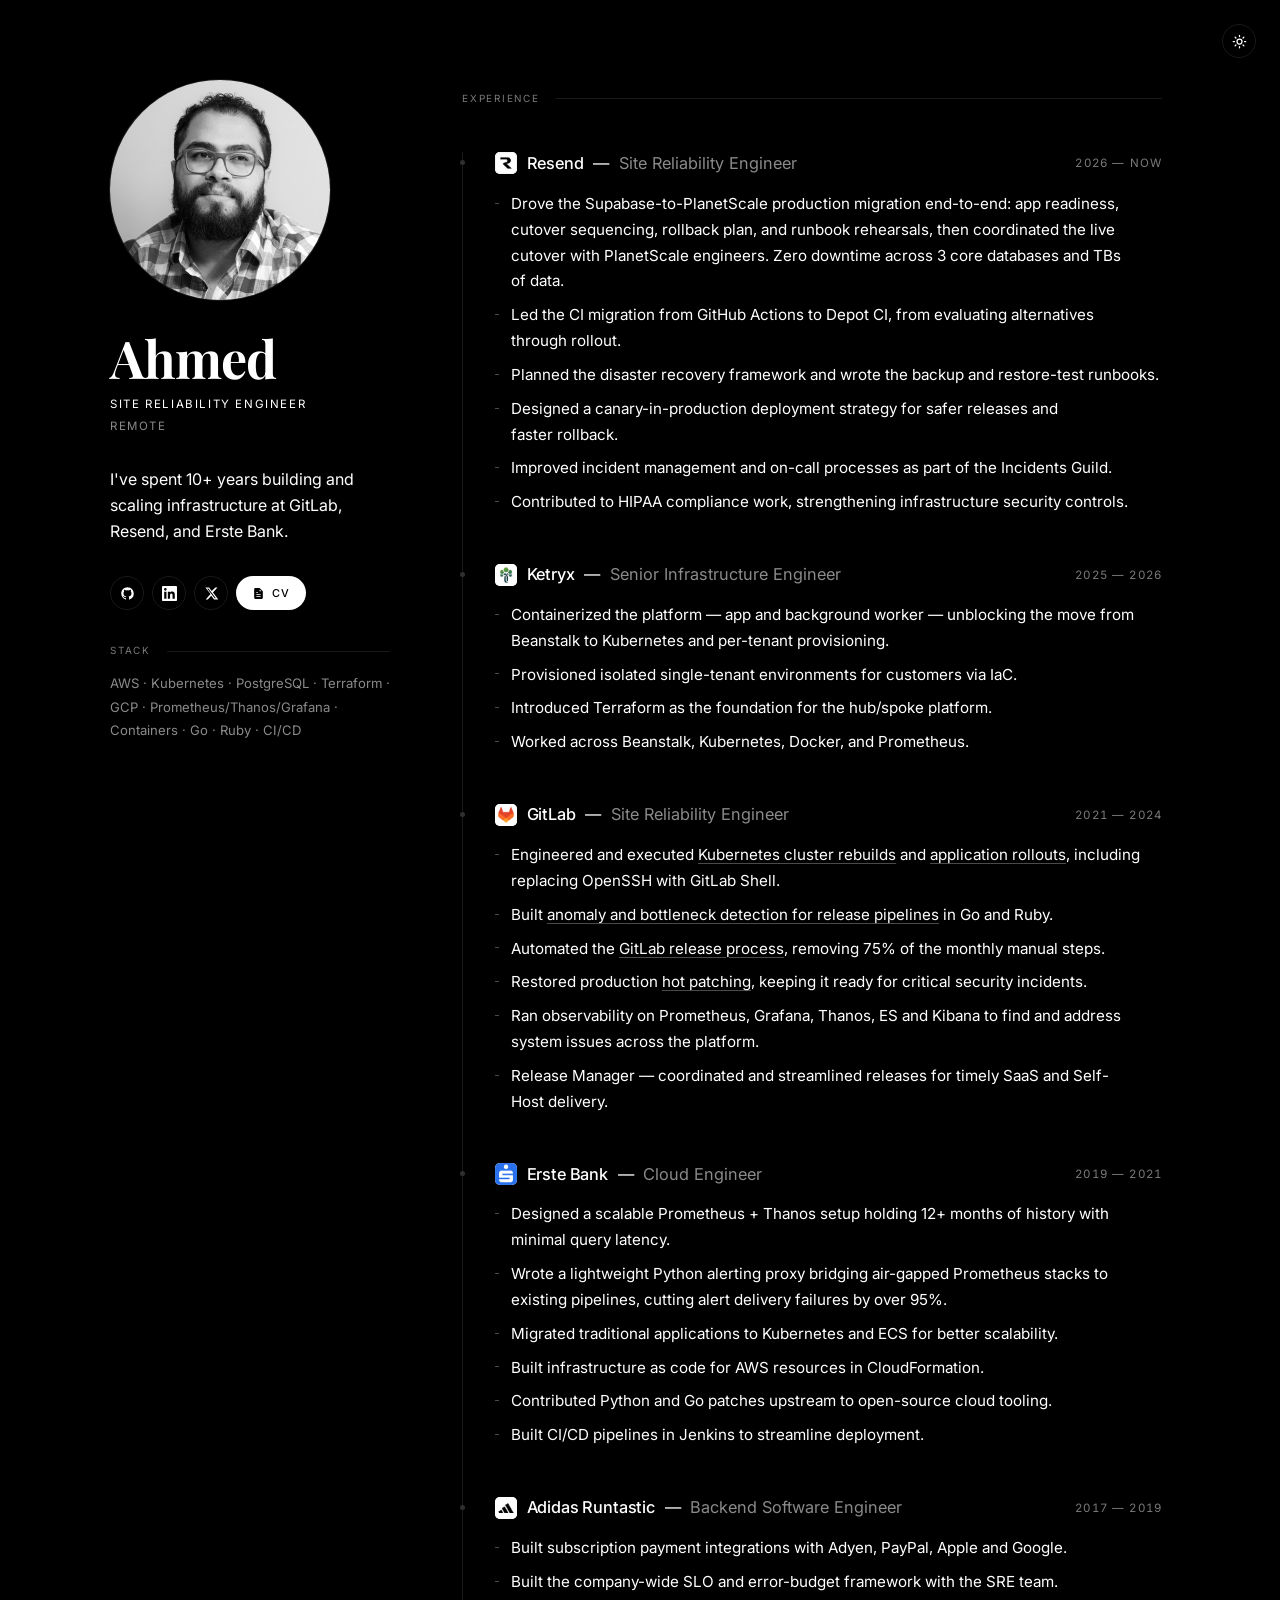
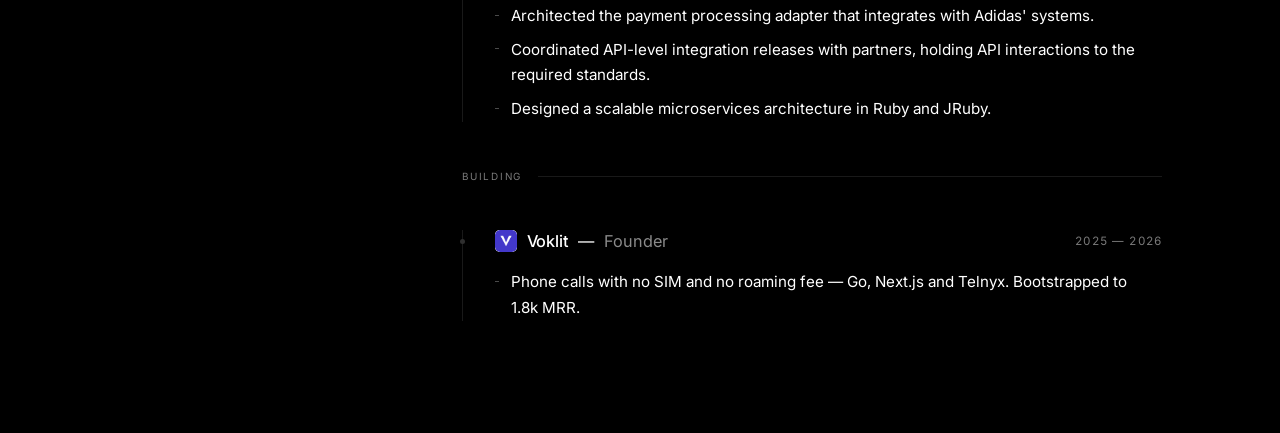
<file: index.html>
<!doctype html>
<html lang="en">
  <head>
    <meta charset="UTF-8" />
    <meta name="viewport" content="width=device-width, initial-scale=1.0" />
    <title>Ahmed — Site Reliability Engineer</title>
    <meta
      name="description"
      content="Ahmed is a Site Reliability Engineer. 10+ years building and scaling infrastructure at GitLab, Resend, and Erste Bank."
    />
    <link rel="canonical" href="https://atolba.com/" />

    <!-- Favicon -->
    <link rel="icon" type="image/x-icon" href="./assets/favicon.ico" />
    <link
      rel="icon"
      type="image/png"
      sizes="32x32"
      href="./assets/favicon-32x32.png"
    />
    <link
      rel="icon"
      type="image/png"
      sizes="16x16"
      href="./assets/favicon-16x16.png"
    />
    <link
      rel="icon"
      type="image/png"
      sizes="512x512"
      href="./assets/favicon-512.png"
    />
    <!-- declared last so browsers that support SVG prefer it; it follows the
         system colour scheme, which raster icons cannot do -->
    <link rel="icon" type="image/svg+xml" href="./assets/favicon.svg" />
    <link
      rel="apple-touch-icon"
      sizes="180x180"
      href="./assets/apple-touch-icon.png"
    />

    <!-- Open Graph -->
    <meta property="og:type" content="profile" />
    <meta property="og:url" content="https://atolba.com/" />
    <meta property="og:title" content="Ahmed — Site Reliability Engineer" />
    <meta
      property="og:description"
      content="Ahmed is a Site Reliability Engineer. 10+ years building and scaling infrastructure at GitLab, Resend, and Erste Bank."
    />
    <meta property="og:image" content="https://atolba.com/assets/og.png" />
    <meta property="og:image:type" content="image/png" />
    <meta property="og:image:width" content="1200" />
    <meta property="og:image:height" content="630" />
    <meta
      property="og:image:alt"
      content="Ahmed, Site Reliability Engineer, Remote — atolba.com"
    />
    <meta property="og:site_name" content="Ahmed" />
    <meta property="og:locale" content="en_US" />
    <meta property="profile:first_name" content="Ahmed" />

    <!-- Twitter / X Card -->
    <meta name="twitter:card" content="summary_large_image" />
    <meta name="twitter:site" content="@ahyield" />
    <meta name="twitter:creator" content="@ahyield" />
    <meta name="twitter:title" content="Ahmed — Site Reliability Engineer" />
    <meta
      name="twitter:description"
      content="Ahmed is a Site Reliability Engineer. 10+ years building and scaling infrastructure at GitLab, Resend, and Erste Bank."
    />
    <meta name="twitter:image" content="https://atolba.com/assets/og.png" />
    <meta
      name="twitter:image:alt"
      content="Ahmed, Site Reliability Engineer, Remote — atolba.com"
    />
    <link rel="preconnect" href="https://fonts.googleapis.com" />
    <link rel="preconnect" href="https://fonts.gstatic.com" crossorigin />
    <link
      href="https://fonts.googleapis.com/css2?family=Playfair+Display:wght@700&family=Inter:wght@400;500&display=swap"
      rel="stylesheet"
    />
    <link rel="stylesheet" href="assets/style.css" />
    <script src="assets/theme.js"></script>
    <script
      src="https://api.digitup.dev/v1/rum.js"
      data-key="rk_65c5ac5752353502935d1cb99cbffba3"
      crossorigin="anonymous"
      defer
    ></script>
  </head>
  <body>
    <button
      class="theme-toggle"
      type="button"
      aria-label="Switch to light mode"
    >
      <svg
        class="icon-sun"
        viewBox="0 0 24 24"
        fill="none"
        stroke="currentColor"
        stroke-width="2"
        stroke-linecap="round"
        aria-hidden="true"
      >
        <circle cx="12" cy="12" r="4" />
        <path
          d="M12 2v2M12 20v2M4.93 4.93l1.41 1.41M17.66 17.66l1.41 1.41M2 12h2M20 12h2M6.34 17.66l-1.41 1.41M19.07 4.93l-1.41 1.41"
        />
      </svg>
      <svg
        class="icon-moon"
        viewBox="0 0 24 24"
        fill="none"
        stroke="currentColor"
        stroke-width="2"
        stroke-linecap="round"
        stroke-linejoin="round"
        aria-hidden="true"
      >
        <path d="M21 12.79A9 9 0 1111.21 3 7 7 0 0021 12.79z" />
      </svg>
    </button>

    <main class="wrap">
      <aside class="rail">
        <div class="avatar">
          <img src="assets/avatar.jpg" alt="Ahmed" width="880" height="880" />
        </div>

        <div class="identity">
          <h1 class="name">Ahmed</h1>

          <p class="meta">
            <span>Site Reliability Engineer</span>
            <span class="meta-sub">Remote</span>
          </p>
        </div>

        <p class="bio">
          I've spent 10+ years building and scaling infrastructure at GitLab,
          Resend, and Erste Bank.
        </p>

        <nav class="socials" aria-label="Links">
          <a
            href="https://github.com/ahyield"
            class="social-btn"
            aria-label="GitHub"
          >
            <svg viewBox="0 0 24 24" fill="currentColor" aria-hidden="true">
              <path
                d="M12 2C6.477 2 2 6.484 2 12.021c0 4.428 2.865 8.184 6.839 9.504.5.092.682-.217.682-.483 0-.237-.009-.868-.013-1.703-2.782.605-3.369-1.343-3.369-1.343-.454-1.158-1.11-1.466-1.11-1.466-.908-.62.069-.608.069-.608 1.003.07 1.531 1.032 1.531 1.032.892 1.53 2.341 1.088 2.91.832.092-.647.35-1.088.636-1.338-2.22-.253-4.555-1.113-4.555-4.951 0-1.093.39-1.988 1.029-2.688-.103-.253-.446-1.272.098-2.65 0 0 .84-.27 2.75 1.026A9.564 9.564 0 0112 6.844c.85.004 1.705.115 2.504.337 1.909-1.296 2.747-1.027 2.747-1.027.546 1.379.202 2.398.1 2.651.64.7 1.028 1.595 1.028 2.688 0 3.848-2.339 4.695-4.566 4.943.359.309.678.92.678 1.855 0 1.338-.012 2.419-.012 2.747 0 .268.18.58.688.482A10.019 10.019 0 0022 12.021C22 6.484 17.522 2 12 2z"
              />
            </svg>
          </a>

          <a
            href="https://linkedin.com/in/ahyield"
            class="social-btn"
            aria-label="LinkedIn"
          >
            <svg viewBox="0 0 24 24" fill="currentColor" aria-hidden="true">
              <path
                d="M20.447 20.452h-3.554v-5.569c0-1.328-.027-3.037-1.852-3.037-1.853 0-2.136 1.445-2.136 2.939v5.667H9.351V9h3.414v1.561h.046c.477-.9 1.637-1.85 3.37-1.85 3.601 0 4.267 2.37 4.267 5.455v6.286zM5.337 7.433a2.062 2.062 0 01-2.063-2.065 2.064 2.064 0 112.063 2.065zm1.782 13.019H3.555V9h3.564v11.452zM22.225 0H1.771C.792 0 0 .774 0 1.729v20.542C0 23.227.792 24 1.771 24h20.451C23.2 24 24 23.227 24 22.271V1.729C24 .774 23.2 0 22.222 0h.003z"
              />
            </svg>
          </a>

          <a href="https://x.com/ahyield" class="social-btn" aria-label="X">
            <svg viewBox="0 0 24 24" fill="currentColor" aria-hidden="true">
              <path
                d="M18.244 2.25h3.308l-7.227 8.26 8.502 11.24H16.17l-4.714-6.231-5.401 6.231H2.746l7.73-8.835L2.25 2.25H8.08l4.253 5.622zm-1.161 17.52h1.833L7.084 4.126H5.117z"
              />
            </svg>
          </a>

          <a
            class="cv-btn"
            href="assets/ahmed-tolba-sre.pdf"
            target="_blank"
            rel="noopener nofollow"
          >
            <svg viewBox="0 0 24 24" fill="currentColor" aria-hidden="true">
              <path
                d="M14 2H6a2 2 0 00-2 2v16a2 2 0 002 2h12a2 2 0 002-2V8l-6-6zm0 2.5L17.5 8H14V4.5zM8 13h8v1.5H8V13zm0 3.5h8V18H8v-1.5zM8 9.5h3V11H8V9.5z"
              />
            </svg>
            CV
          </a>
        </nav>

        <p class="stack">
          <span class="section-label">Stack</span>
          <span>
            AWS · Kubernetes · PostgreSQL · Terraform · GCP ·
            Prometheus/Thanos/Grafana · Containers · Go · Ruby · CI/CD</span
          >
        </p>
      </aside>

      <div class="column">
        <section class="work" aria-label="Experience">
          <p class="section-label">Experience</p>

          <div class="roles">
            <div class="role">
              <div class="role-head">
                <span class="role-who">
                  <img
                    class="role-logo"
                    src="assets/logos/resend.png"
                    alt=""
                    aria-hidden="true"
                    width="22"
                    height="22"
                  />
                  <span class="role-company"
                    ><a href="https://resend.com">Resend</a></span
                  >
                  — <span class="role-title">Site Reliability Engineer</span>
                </span>
                <span class="role-date">2026 — now</span>
              </div>
              <ul class="role-points">
                <li>
                  Drove the Supabase-to-PlanetScale production migration
                  end-to-end: app readiness, cutover sequencing, rollback plan,
                  and runbook rehearsals, then coordinated the live cutover with
                  PlanetScale engineers. Zero downtime across 3 core databases
                  and TBs of data.
                </li>
                <li>
                  Led the CI migration from GitHub Actions to Depot CI, from
                  evaluating alternatives through rollout.
                </li>
                <li>
                  Planned the disaster recovery framework and wrote the backup
                  and restore-test runbooks.
                </li>
                <li>
                  Designed a canary-in-production deployment strategy for safer
                  releases and faster rollback.
                </li>
                <li>
                  Improved incident management and on-call processes as part of
                  the Incidents Guild.
                </li>
                <li>
                  Contributed to HIPAA compliance work, strengthening
                  infrastructure security controls.
                </li>
              </ul>
            </div>

            <div class="role">
              <div class="role-head">
                <span class="role-who">
                  <img
                    class="role-logo"
                    src="assets/logos/ketryx.png"
                    alt=""
                    aria-hidden="true"
                    width="22"
                    height="22"
                  />
                  <span class="role-company"
                    ><a href="https://ketryx.com">Ketryx</a></span
                  >
                  —
                  <span class="role-title">Senior Infrastructure Engineer</span>
                </span>
                <span class="role-date">2025 — 2026</span>
              </div>
              <ul class="role-points">
                <li>
                  Containerized the platform — app and background worker —
                  unblocking the move from Beanstalk to Kubernetes and
                  per-tenant provisioning.
                </li>
                <li>
                  Provisioned isolated single-tenant environments for customers
                  via IaC.
                </li>
                <li>
                  Introduced Terraform as the foundation for the hub/spoke
                  platform.
                </li>
                <li>
                  Worked across Beanstalk, Kubernetes, Docker, and Prometheus.
                </li>
              </ul>
            </div>

            <div class="role">
              <div class="role-head">
                <span class="role-who">
                  <img
                    class="role-logo"
                    src="assets/logos/gitlab.png"
                    alt=""
                    aria-hidden="true"
                    width="22"
                    height="22"
                  />
                  <span class="role-company"
                    ><a href="https://gitlab.com">GitLab</a></span
                  >
                  — <span class="role-title">Site Reliability Engineer</span>
                </span>
                <span class="role-date">2021 — 2024</span>
              </div>
              <ul class="role-points">
                <li>
                  Engineered and executed
                  <a
                    href="https://gitlab.com/gitlab-com/gl-infra/production/-/issues/7598"
                    >Kubernetes cluster rebuilds</a
                  >
                  and
                  <a
                    href="https://gitlab.com/gitlab-com/gl-infra/production/-/issues/6915"
                    >application rollouts</a
                  >, including replacing OpenSSH with GitLab Shell.
                </li>
                <li>
                  Built
                  <a
                    href="https://gitlab.com/groups/gitlab-com/gl-infra/-/epics/930"
                    >anomaly and bottleneck detection for release pipelines</a
                  >
                  in Go and Ruby.
                </li>
                <li>
                  Automated the
                  <a
                    href="https://gitlab.com/groups/gitlab-com/gl-infra/-/epics/1076"
                    >GitLab release process</a
                  >, removing 75% of the monthly manual steps.
                </li>
                <li>
                  Restored production
                  <a
                    href="https://gitlab.com/groups/gitlab-com/gl-infra/-/epics/1069"
                    >hot patching</a
                  >, keeping it ready for critical security incidents.
                </li>
                <li>
                  Ran observability on Prometheus, Grafana, Thanos, ES and
                  Kibana to find and address system issues across the platform.
                </li>
                <li>
                  Release Manager — coordinated and streamlined releases for
                  timely SaaS and Self-Host delivery.
                </li>
              </ul>
            </div>

            <div class="role">
              <div class="role-head">
                <span class="role-who">
                  <img
                    class="role-logo"
                    src="assets/logos/erste.png"
                    alt=""
                    aria-hidden="true"
                    width="22"
                    height="22"
                  />
                  <span class="role-company">Erste Bank</span> —
                  <span class="role-title">Cloud Engineer</span>
                </span>
                <span class="role-date">2019 — 2021</span>
              </div>
              <ul class="role-points">
                <li>
                  Designed a scalable Prometheus + Thanos setup holding 12+
                  months of history with minimal query latency.
                </li>
                <li>
                  Wrote a lightweight Python alerting proxy bridging air-gapped
                  Prometheus stacks to existing pipelines, cutting alert
                  delivery failures by over 95%.
                </li>
                <li>
                  Migrated traditional applications to Kubernetes and ECS for
                  better scalability.
                </li>
                <li>
                  Built infrastructure as code for AWS resources in
                  CloudFormation.
                </li>
                <li>
                  Contributed Python and Go patches upstream to open-source
                  cloud tooling.
                </li>
                <li>
                  Built CI/CD pipelines in Jenkins to streamline deployment.
                </li>
              </ul>
            </div>

            <div class="role">
              <div class="role-head">
                <span class="role-who">
                  <img
                    class="role-logo"
                    src="assets/logos/adidas.png"
                    alt=""
                    aria-hidden="true"
                    width="22"
                    height="22"
                  />
                  <span class="role-company">Adidas Runtastic</span> —
                  <span class="role-title">Backend Software Engineer</span>
                </span>
                <span class="role-date">2017 — 2019</span>
              </div>
              <ul class="role-points">
                <li>
                  Built subscription payment integrations with Adyen, PayPal,
                  Apple and Google.
                </li>
                <li>
                  Built the company-wide SLO and error-budget framework with the
                  SRE team.
                </li>
                <li>
                  Architected the payment processing adapter that integrates
                  with Adidas' systems.
                </li>
                <li>
                  Coordinated API-level integration releases with partners,
                  holding API interactions to the required standards.
                </li>
                <li>
                  Designed a scalable microservices architecture in Ruby and
                  JRuby.
                </li>
              </ul>
            </div>
          </div>

          <p class="section-label">Building</p>

          <div class="roles">
            <div class="role">
              <div class="role-head">
                <span class="role-who">
                  <img
                    class="role-logo"
                    src="assets/logos/voklit.png"
                    alt=""
                    aria-hidden="true"
                    width="22"
                    height="22"
                  />
                  <span class="role-company"
                    ><a href="https://voklit.com">Voklit</a></span
                  >
                  — <span class="role-title">Founder</span>
                </span>
                <span class="role-date">2025 — 2026</span>
              </div>
              <ul class="role-points">
                <li>
                  Phone calls with no SIM and no roaming fee — Go, Next.js and
                  Telnyx. Bootstrapped to 1.8k MRR.
                </li>
              </ul>
            </div>
          </div>
        </section>
      </div>
    </main>
  </body>
</html>
</file>
<file: assets/style.css>
:root {
  --bg: #000;
  --fg: #fff;
  --fg-mid: #8a8a8a;
  --fg-faint: #7a7a7a;
  --label: #7a7a7a;
  --line: #191919;
  --line-strong: #4a4a4a;
  --dot: #2f2f2f;
  --bullet: #4a4a4a;
  --btn-hover: #d8d8d8;
  --chip-ring: transparent;
  --accent: #5eaaff;
  --ease-out: cubic-bezier(0.23, 1, 0.32, 1);

  /* vertical rhythm — every gap on the page comes from this scale */
  --s1: 0.5rem;
  --s2: 0.75rem;
  --s3: 1rem;
  --s4: 1.5rem;
  --s5: 2rem;
  --s6: 3rem;

  color-scheme: dark;
}

/* opt-in light theme; the button sets data-theme on <html> */
:root[data-theme="light"] {
  --bg: #fff;
  --fg: #111;
  --fg-mid: #6b6b6b;
  --fg-faint: #767676;
  --label: #767676;
  --line: #e6e6e6;
  --line-strong: #bdbdbd;
  --dot: #d2d2d2;
  --bullet: #c2c2c2;
  --btn-hover: #333;
  --chip-ring: #dcdcdc;
  --accent: #0b63ce;

  color-scheme: light;
}

*,
*::before,
*::after {
  box-sizing: border-box;
  margin: 0;
  padding: 0;
}

::selection {
  background: var(--accent);
  color: var(--bg);
}

body {
  min-height: 100vh;
  background: var(--bg);
  display: flex;
  justify-content: center;
  font-family: "Inter", system-ui, -apple-system, sans-serif;
  -webkit-font-smoothing: antialiased;
  padding: 5rem 2rem 7rem;
}

.wrap {
  width: 100%;
  max-width: 1060px;
  display: grid;
  grid-template-columns: 280px 1fr;
  gap: 4.5rem;
}

/* ── Sticky identity rail ── */
.rail {
  position: sticky;
  top: 5rem;
  align-self: start;
  display: flex;
  flex-direction: column;
  gap: var(--s5);
}

.identity {
  display: flex;
  flex-direction: column;
  gap: var(--s2);
}

.avatar {
  width: 220px;
  height: 220px;
  border-radius: 50%;
  overflow: hidden;
  box-shadow: 0 0 0 1px var(--line);
  opacity: 0;
  animation: up 0.7s var(--ease-out) 0.05s forwards;
}

.avatar img {
  width: 100%;
  height: 100%;
  object-fit: cover;
  display: block;
}

.name {
  font-family: "Playfair Display", Georgia, serif;
  font-size: 3.25rem;
  font-weight: 700;
  color: var(--fg);
  letter-spacing: -0.02em;
  line-height: 1;
  opacity: 0;
  animation: up 0.7s var(--ease-out) 0.15s forwards;
}

.meta {
  display: flex;
  flex-direction: column;
  gap: 0.3rem;
  font-size: 0.72rem;
  font-weight: 400;
  color: var(--fg);
  letter-spacing: 0.14em;
  text-transform: uppercase;
  line-height: 1.5;
  opacity: 0;
  animation: up 0.7s var(--ease-out) 0.25s forwards;
}

.meta-sub {
  color: var(--fg-mid);
}

.bio {
  font-size: 1rem;
  font-weight: 400;
  color: var(--fg);
  line-height: 1.6;
  text-wrap: pretty;
  opacity: 0;
  animation: up 0.7s var(--ease-out) 0.35s forwards;
}

/* ── Social buttons ── */
.socials {
  display: flex;
  align-items: center;
  gap: var(--s1);
  flex-wrap: wrap;
  opacity: 0;
  animation: up 0.7s var(--ease-out) 0.45s forwards;
}

.social-btn {
  display: inline-flex;
  align-items: center;
  justify-content: center;
  width: 34px;
  height: 34px;
  border: 1px solid var(--line);
  border-radius: 999px;
  color: var(--fg);
  text-decoration: none;
  transition:
    border-color 200ms var(--ease-out),
    transform 160ms var(--ease-out);
}

.social-btn svg {
  width: 15px;
  height: 15px;
  flex-shrink: 0;
}

@media (hover: hover) and (pointer: fine) {
  .social-btn:hover {
    border-color: var(--line-strong);
  }
}

.social-btn:active {
  transform: scale(0.97);
}

/* ── Theme toggle ── */
.theme-toggle {
  position: fixed;
  top: var(--s4);
  right: var(--s4);
  z-index: 10;
  display: inline-flex;
  align-items: center;
  justify-content: center;
  width: 34px;
  height: 34px;
  padding: 0;
  border: 1px solid var(--line);
  border-radius: 999px;
  background: var(--bg);
  color: var(--fg);
  cursor: pointer;
  transition:
    border-color 200ms var(--ease-out),
    transform 160ms var(--ease-out);
}

.theme-toggle svg {
  width: 15px;
  height: 15px;
}

.theme-toggle:focus-visible {
  outline: 2px solid var(--accent);
  outline-offset: 2px;
}

@media (hover: hover) and (pointer: fine) {
  .theme-toggle:hover {
    border-color: var(--line-strong);
  }
}

.theme-toggle:active {
  transform: scale(0.97);
}

.icon-moon {
  display: none;
}

:root[data-theme="light"] .icon-sun {
  display: none;
}

:root[data-theme="light"] .icon-moon {
  display: block;
}

/* ── CV ── */
.cv-btn {
  display: inline-flex;
  align-items: center;
  gap: 0.45rem;
  height: 34px;
  padding: 0 1rem;
  border-radius: 999px;
  background: var(--fg);
  color: var(--bg);
  font-size: 0.68rem;
  font-weight: 500;
  letter-spacing: 0.08em;
  text-transform: uppercase;
  text-decoration: none;
  opacity: 0;
  transition:
    background-color 200ms var(--ease-out),
    transform 160ms var(--ease-out);
  animation: up 0.7s var(--ease-out) 0.45s forwards;
}

.cv-btn svg {
  width: 13px;
  height: 13px;
  flex-shrink: 0;
}

@media (hover: hover) and (pointer: fine) {
  .cv-btn:hover {
    background-color: var(--btn-hover);
  }
}

.cv-btn:active {
  transform: scale(0.97);
}

/* ── Section labels ── */
.section-label {
  display: flex;
  align-items: center;
  gap: var(--s3);
  font-size: 0.62rem;
  font-weight: 400;
  color: var(--label);
  letter-spacing: 0.18em;
  text-transform: uppercase;
}

.section-label::after {
  content: "";
  flex: 1;
  height: 1px;
  background: var(--line);
}

/* ── Experience timeline ── */
.column {
  display: flex;
  flex-direction: column;
  gap: var(--s6);
  max-width: 700px;
  padding-top: 0.75rem;
}

.work {
  display: flex;
  flex-direction: column;
  gap: var(--s6);
}

.roles {
  display: flex;
  flex-direction: column;
  gap: var(--s6);
  border-left: 1px solid var(--line);
  padding-left: var(--s5);
}

.role {
  position: relative;
  opacity: 0;
  animation: up 0.7s var(--ease-out) forwards;
}

.role::before {
  content: "";
  position: absolute;
  left: calc(-1 * var(--s5) - 3px);
  top: 0.53rem;
  width: 5px;
  height: 5px;
  border-radius: 50%;
  background: var(--dot);
  transition: background 250ms var(--ease-out);
}

.roles .role:nth-child(1) {
  animation-delay: 0.6s;
}
.roles .role:nth-child(2) {
  animation-delay: 0.66s;
}
.roles .role:nth-child(3) {
  animation-delay: 0.72s;
}
.roles .role:nth-child(4) {
  animation-delay: 0.78s;
}
.roles .role:nth-child(5) {
  animation-delay: 0.84s;
}

@media (hover: hover) and (pointer: fine) {
  .role:hover::before {
    background: var(--accent);
  }
}

.role-head {
  display: flex;
  align-items: center;
  justify-content: space-between;
  gap: var(--s3);
  margin-bottom: var(--s3);
}

.role-who {
  display: flex;
  align-items: center;
  gap: 0.6rem;
  font-size: 1.02rem;
  font-weight: 400;
  color: var(--fg);
  line-height: 1.4;
  min-width: 0;
}

/* company marks are normalized onto white chips so dark logos stay visible */
.role-logo {
  width: 22px;
  height: 22px;
  flex-shrink: 0;
  border-radius: 5px;
  background: #fff;
  box-shadow: 0 0 0 1px var(--chip-ring);
  object-fit: contain;
}

.role-company {
  font-weight: 500;
  letter-spacing: -0.01em;
}

.role-company a {
  color: inherit;
  text-decoration: none;
  transition: color 200ms var(--ease-out);
}

@media (hover: hover) and (pointer: fine) {
  .role-company a:hover {
    color: var(--accent);
  }
}

.role-title {
  color: var(--fg-mid);
}

.role-date {
  font-variant-numeric: tabular-nums;
  font-size: 0.72rem;
  font-weight: 400;
  color: var(--fg-faint);
  flex-shrink: 0;
  letter-spacing: 0.1em;
  text-transform: uppercase;
}

.role-points {
  list-style: none;
  display: flex;
  flex-direction: column;
  gap: var(--s1);
}

.role-points li {
  position: relative;
  padding-left: 1rem;
  font-size: 0.95rem;
  font-weight: 400;
  color: var(--fg);
  line-height: 1.7;
  text-wrap: pretty;
}

.role-points li::before {
  content: "";
  position: absolute;
  left: 0;
  top: 0.78em;
  width: 4px;
  height: 1px;
  background: var(--bullet);
}

/* inline references out to the public issues and epics behind the work */
.role-points a {
  color: inherit;
  text-decoration: underline;
  text-decoration-color: var(--line-strong);
  text-decoration-thickness: 1px;
  text-underline-offset: 0.18em;
  transition:
    color 200ms var(--ease-out),
    text-decoration-color 200ms var(--ease-out);
}

@media (hover: hover) and (pointer: fine) {
  .role-points a:hover {
    color: var(--accent);
    text-decoration-color: var(--accent);
  }
}

/* ── Stack ── */
.stack {
  display: flex;
  flex-direction: column;
  gap: var(--s2);
  font-size: 0.82rem;
  font-weight: 400;
  color: var(--fg-mid);
  line-height: 1.8;
  opacity: 0;
  animation: up 0.7s var(--ease-out) 0.55s forwards;
}

@keyframes up {
  from {
    opacity: 0;
    transform: translateY(10px);
  }
  to {
    opacity: 1;
    transform: translateY(0);
  }
}

@media (max-width: 820px) {
  body {
    padding: 3.5rem 1.5rem 5rem;
  }

  .wrap {
    grid-template-columns: 1fr;
    gap: var(--s6);
  }

  .rail {
    position: static;
  }

  .avatar {
    width: 128px;
    height: 128px;
  }

  .name {
    font-size: 2.75rem;
  }

  .bio {
    max-width: 46ch;
  }

  .column {
    padding-top: 0;
  }

  .roles {
    padding-left: var(--s4);
  }

  .role::before {
    left: calc(-1 * var(--s4) - 3px);
  }

  .role-head {
    flex-direction: column;
    align-items: flex-start;
    gap: 0.3rem;
  }
}

@media (prefers-reduced-motion: reduce) {
  .avatar,
  .name,
  .meta,
  .bio,
  .socials,
  .cv-btn,
  .role,
  .stack {
    animation: fade 0.4s ease forwards;
  }

  .social-btn:active,
  .cv-btn:active,
  .theme-toggle:active {
    transform: none;
  }
}

@keyframes fade {
  to {
    opacity: 1;
  }
}
</file>
